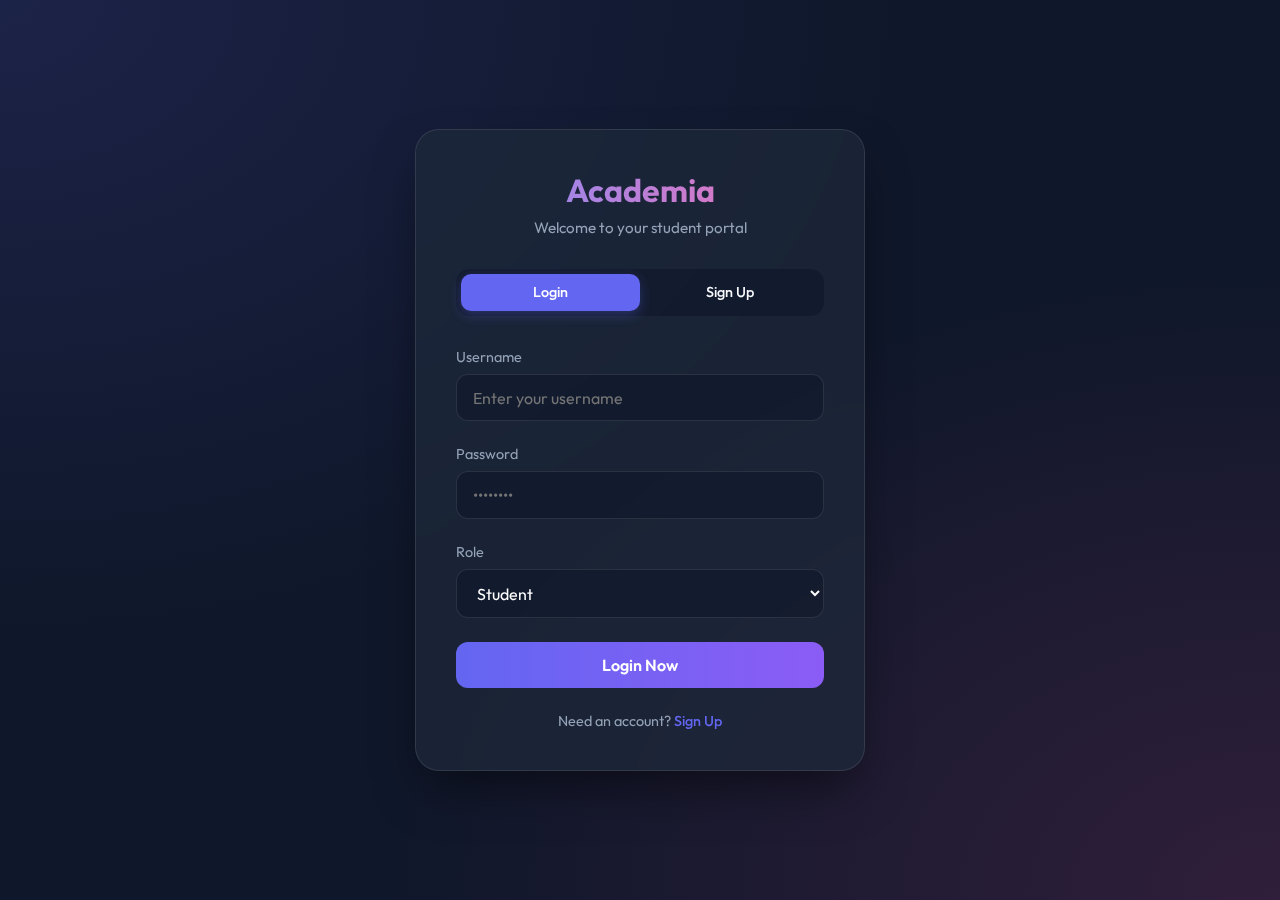
<file: frontend/index.html>
<!DOCTYPE html>
<html lang="en">
<head>
    <meta charset="UTF-8">
    <meta name="viewport" content="width=device-width, initial-scale=1.0">
    <title>Academia | Student Portal</title>
    <link rel="preconnect" href="https://fonts.googleapis.com">
    <link rel="preconnect" href="https://fonts.gstatic.com" crossorigin>
    <link href="https://fonts.googleapis.com/css2?family=Outfit:wght@300;400;500;600;700&display=swap" rel="stylesheet">
    <link rel="stylesheet" href="style.css">
</head>
<body>
    <div class="glass-card animate-fade" id="authContainer">
        <h1 class="title">Academia</h1>
        <p class="subtitle" id="authSubtitle">Welcome to your student portal</p>

        <div class="tabs" id="authTabs">
            <div class="tab active" onclick="showLogin()">Login</div>
            <div class="tab" onclick="showSignup()">Sign Up</div>
        </div>

        <!-- Login Form -->
        <form id="loginForm">
            <div class="form-group">
                <label for="loginUsername">Username</label>
                <input type="text" id="loginUsername" placeholder="Enter your username" required>
            </div>
            <div class="form-group">
                <label for="loginPassword">Password</label>
                <input type="password" id="loginPassword" placeholder="••••••••" required>
            </div>
            <div class="form-group">
                <label for="loginRole">Role</label>
                <select id="loginRole">
                    <option value="student">Student</option>
                    <option value="faculty">Faculty</option>
                </select>
            </div>
            <button type="submit" class="btn btn-primary">Login Now</button>
        </form>

        <!-- Signup Form (Hidden by default) -->
        <form id="signupForm" class="hidden">
            <div class="form-group">
                <label for="signupUsername">Username</label>
                <input type="text" id="signupUsername" placeholder="Choose a username" required>
            </div>
            <div class="form-group">
                <label for="signupPassword">Password</label>
                <input type="password" id="signupPassword" placeholder="Create a password" required>
            </div>
            <div class="form-group">
                <label for="signupConfirm">Confirm Password</label>
                <input type="password" id="signupConfirm" placeholder="Repeat your password" required>
            </div>
            <input type="hidden" id="signupRole" value="student">
            <button type="submit" class="btn btn-primary">Create Account</button>
        </form>

        <div class="footer-link">
            <p id="authToggleText">Need an account? <a href="#" onclick="showSignup()">Sign Up</a></p>
        </div>
    </div>

    <script src="auth.js"></script>
</body>
</html>
</file>
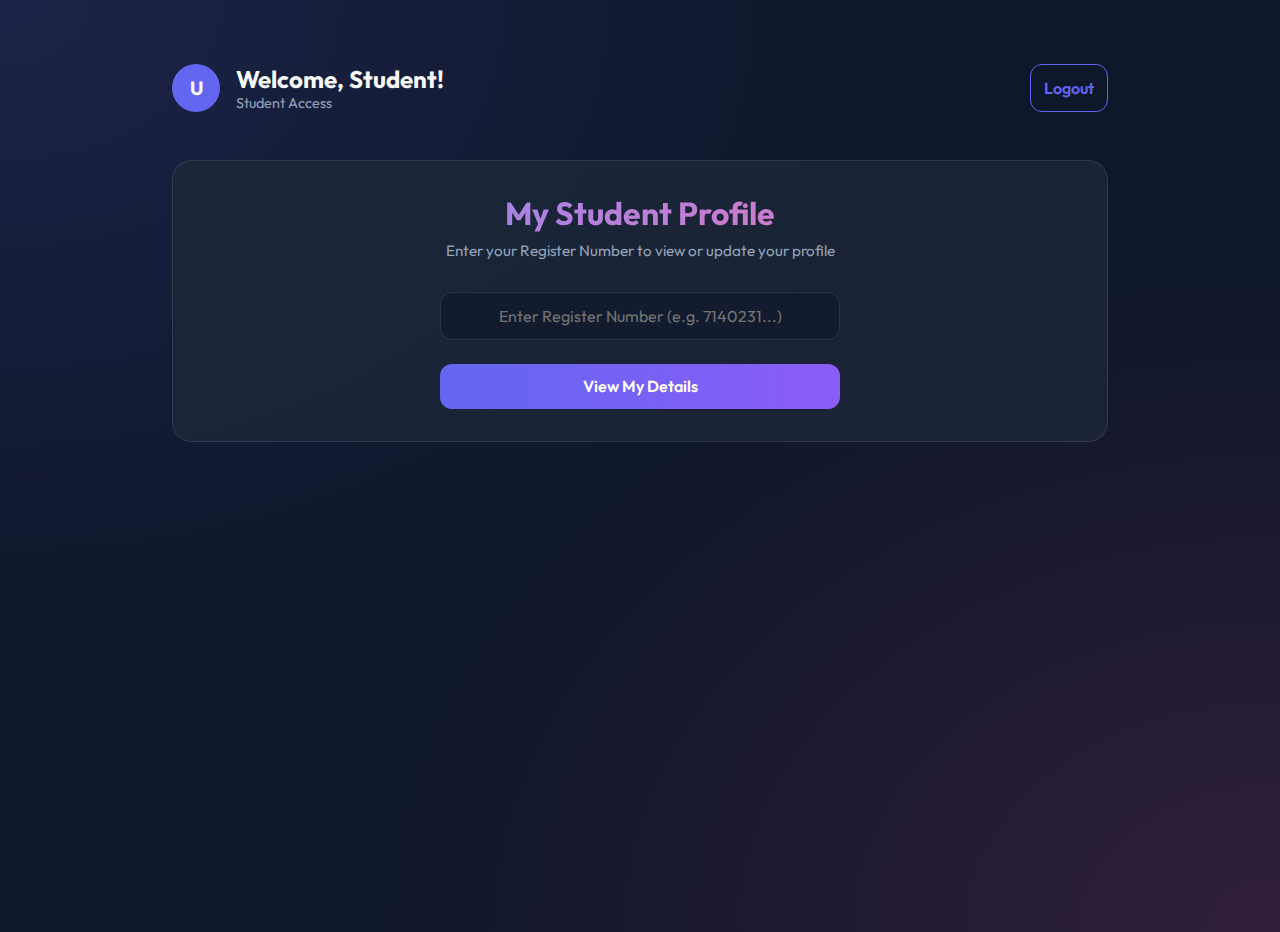
<file: frontend/dashboard.html>
<!DOCTYPE html>
<html lang="en">

<head>
    <meta charset="UTF-8">
    <meta name="viewport" content="width=device-width, initial-scale=1.0">
    <title>Dashboard | Academia</title>
    <link href="https://fonts.googleapis.com/css2?family=Outfit:wght@300;400;500;600;700&display=swap" rel="stylesheet">
    <link rel="stylesheet" href="style.css">
</head>

<body style="display: block;">
    <div class="dashboard-container">
        <header class="header animate-fade">
            <div class="user-profile">
                <div class="avatar" id="avatarTxt">U</div>
                <div>
                    <h2 id="welcomeTxt">Welcome!</h2>
                    <p style="color: var(--text-dim); font-size: 0.9rem;">Student Access</p>
                </div>
            </div>
            <button class="btn btn-outline" style="width: auto; margin: 0;" onclick="logout()">Logout</button>
        </header>

        <section class="search-card animate-fade">
            <h1 class="title">My Student Profile</h1>
            <p class="subtitle">Enter your Register Number to view or update your profile</p>

            <div style="max-width: 400px; margin: 0 auto;">
                <div class="form-group">
                    <input type="text" id="regNoInput" placeholder="Enter Register Number (e.g. 7140231...)"
                        style="text-align: center;">
                </div>
                <button class="btn btn-primary" onclick="checkProfile()">View My Details</button>
            </div>
        </section>

        <!-- No Profile Modal/State -->
        <div id="noProfileMsg" class="hidden text-center animate-fade" style="margin-top: 2rem;">
            <div class="glass-card" style="max-width: 100%;">
                <p>No profile data found for this register number.</p>
                <button class="btn btn-primary" style="margin-top: 1rem;" onclick="redirectToProfile('create')">Create /
                    Store My Details</button>
            </div>
        </div>
    </div>

    <script>
        document.getElementById('welcomeTxt').innerText = `Welcome, ${localStorage.getItem('username') || 'Student'}!`;
        document.getElementById('avatarTxt').innerText = (localStorage.getItem('username') || 'U')[0].toUpperCase();

        async function checkProfile() {
            const regNo = document.getElementById('regNoInput').value;
            if (!regNo) {
                alert("Please enter a register number");
                return;
            }

            localStorage.setItem('tempRegNo', regNo);

            try {
                const response = await fetch(`http://127.0.0.1:8000/student/profile/${regNo}`);
                if (response.ok) {
                    // Profile exists
                    window.location.href = `profile.html?reg=${regNo}`;
                } else if (response.status === 404) {
                    // Profile doesn't exist
                    document.getElementById('noProfileMsg').classList.remove('hidden');
                } else {
                    alert("Error checking profile");
                }
            } catch (err) {
                alert("Server error connecting to backend");
            }
        }

        function redirectToProfile(mode) {
            const regNo = localStorage.getItem('tempRegNo');
            window.location.href = `profile.html?reg=${regNo}&mode=${mode}`;
        }

        function logout() {
            localStorage.clear();
            window.location.href = "index.html";
        }
    </script>
</body>

</html>
</file>
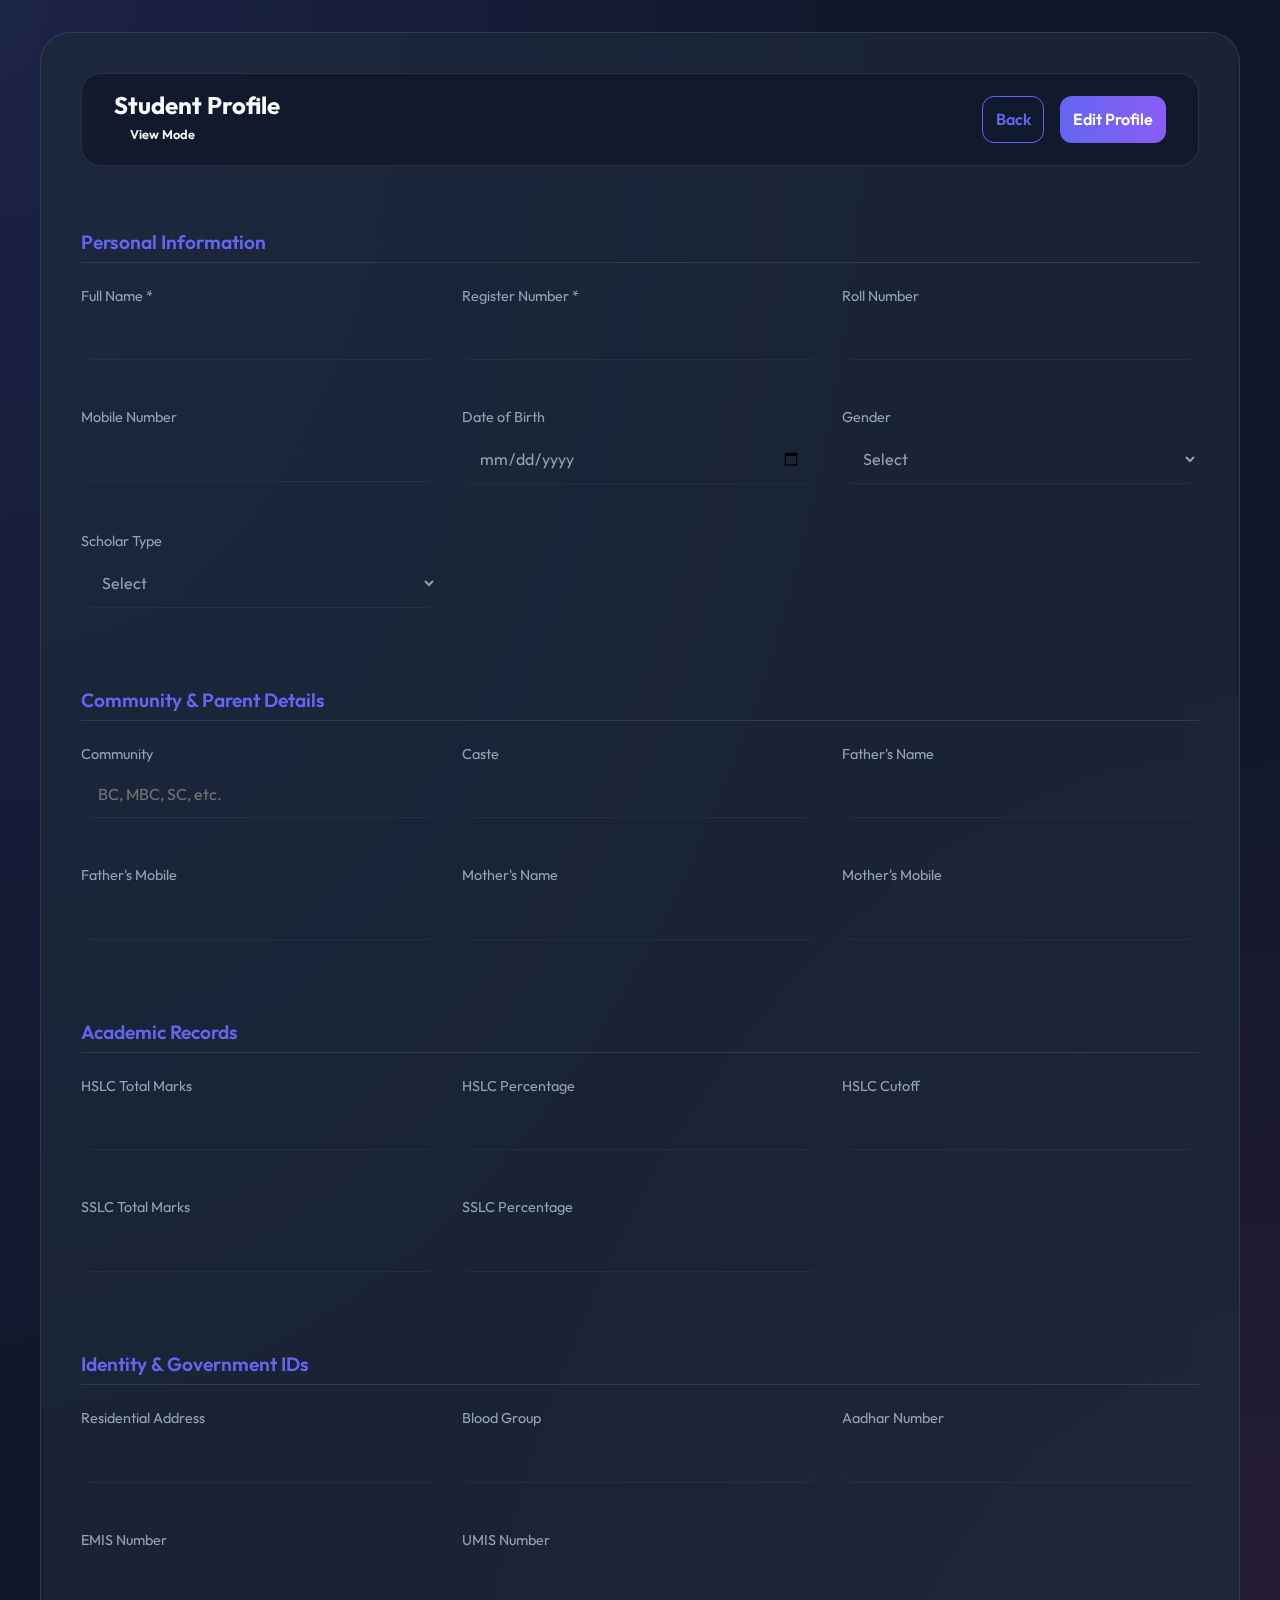
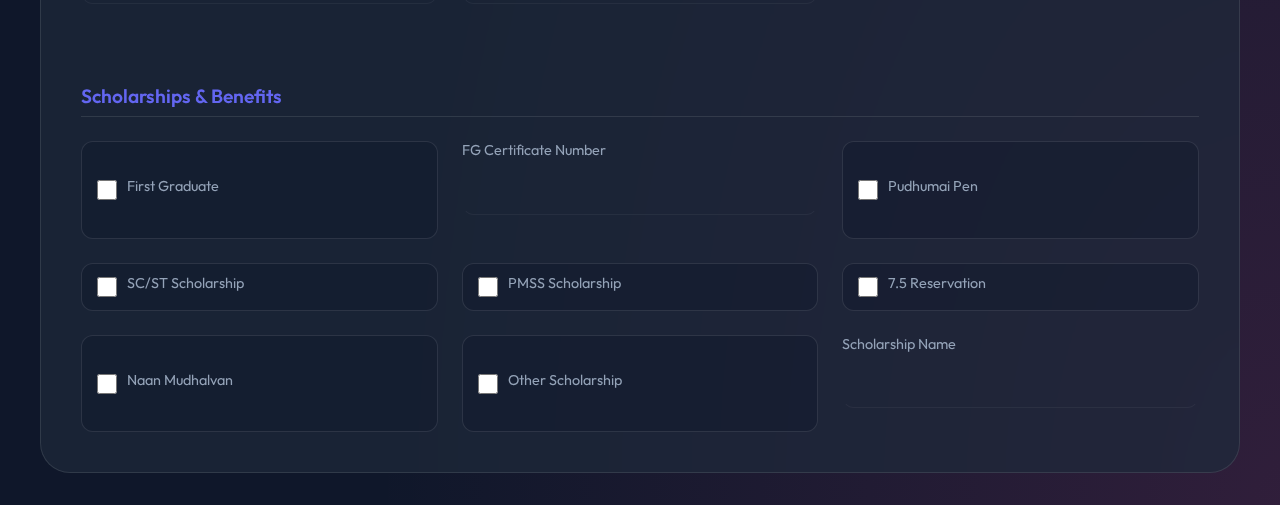
<file: frontend/profile.html>
<!DOCTYPE html>
<html lang="en">

<head>
    <meta charset="UTF-8">
    <meta name="viewport" content="width=device-width, initial-scale=1.0">
    <title>Student Profile | Academia</title>
    <link href="https://fonts.googleapis.com/css2?family=Outfit:wght@300;400;500;600;700&display=swap" rel="stylesheet">
    <link rel="stylesheet" href="style.css">
    <style>
        .profile-form-container {
            max-width: 1200px;
            width: 95%;
            margin: 2rem auto;
            padding: 2.5rem;
            background: var(--bg-card);
            border-radius: 30px;
            border: 1px solid var(--glass-border);
            backdrop-filter: blur(20px);
        }

        .readonly input,
        .readonly select {
            background: transparent;
            border: 1px solid transparent;
            border-bottom: 1px solid rgba(255, 255, 255, 0.05);
            pointer-events: none;
            color: var(--text-dim);
        }

        .action-bar {
            position: sticky;
            top: 1rem;
            background: rgba(15, 23, 42, 0.8);
            backdrop-filter: blur(10px);
            padding: 1rem 2rem;
            border-radius: 20px;
            display: flex;
            justify-content: space-between;
            align-items: center;
            margin-bottom: 2rem;
            z-index: 100;
            border: 1px solid var(--glass-border);
        }

        .badge {
            padding: 0.4rem 1rem;
            border-radius: 20px;
            font-size: 0.8rem;
            font-weight: 600;
        }

        .badge-new {
            background: rgba(34, 197, 94, 0.2);
            color: #4ade80;
            border: 1px solid #22c55e;
        }

        .badge-view {
            background: rgba(99, 102, 241, 0.2);
            color: #818cf8;
            border: 1px solid #6366f1;
        }

        .checkbox-group {
            display: flex;
            align-items: center;
            gap: 10px;
            background: rgba(15, 23, 42, 0.4);
            padding: 10px 15px;
            border-radius: 12px;
            border: 1px solid var(--glass-border);
        }

        .checkbox-group input {
            width: 20px;
            height: 20px;
            cursor: pointer;
        }
    </style>
</head>

<body style="display: block;">
    <div class="profile-form-container animate-fade">
        <div class="action-bar">
            <div>
                <h2 id="pageTitle" style="margin: 0;">Student Profile</h2>
                <div id="modeBadge" class="badge">View Mode</div>
            </div>
            <div style="display: flex; gap: 1rem;">
                <button class="btn btn-outline" style="width: auto; margin: 0;"
                    onclick="window.location.href='dashboard.html'">Back</button>
                <button id="editBtn" class="btn btn-primary" style="width: auto; margin: 0;" onclick="enableEdit()">Edit
                    Profile</button>
                <button id="saveBtn" class="btn btn-primary hidden" style="width: auto; margin: 0; background: #22c55e;"
                    onclick="saveProfile()">Save Profile</button>
            </div>
        </div>

        <form id="profileForm" class="readonly">
            <div class="profile-grid">
                <h3 class="section-title">Personal Information</h3>
                <div class="form-group">
                    <label>Full Name *</label>
                    <input type="text" id="name" required>
                </div>
                <div class="form-group">
                    <label>Register Number *</label>
                    <input type="text" id="register_no" required>
                </div>
                <div class="form-group">
                    <label>Roll Number</label>
                    <input type="text" id="roll_no">
                </div>
                <div class="form-group">
                    <label>Mobile Number</label>
                    <input type="text" id="mobile_no">
                </div>
                <div class="form-group">
                    <label>Date of Birth</label>
                    <input type="date" id="date_of_birth">
                </div>
                <div class="form-group">
                    <label>Gender</label>
                    <select id="gender">
                        <option value="">Select</option>
                        <option value="Male">Male</option>
                        <option value="Female">Female</option>
                    </select>
                </div>
                <div class="form-group">
                    <label>Scholar Type</label>
                    <select id="scholar_type">
                        <option value="">Select</option>
                        <option value="Day Scholar">Day Scholar</option>
                        <option value="Hosteller">Hosteller</option>
                    </select>
                </div>

                <h3 class="section-title">Community & Parent Details</h3>
                <div class="form-group">
                    <label>Community</label>
                    <input type="text" id="community" placeholder="BC, MBC, SC, etc.">
                </div>
                <div class="form-group">
                    <label>Caste</label>
                    <input type="text" id="caste">
                </div>
                <div class="form-group">
                    <label>Father's Name</label>
                    <input type="text" id="father_name">
                </div>
                <div class="form-group">
                    <label>Father's Mobile</label>
                    <input type="text" id="father_mobile_no">
                </div>
                <div class="form-group">
                    <label>Mother's Name</label>
                    <input type="text" id="mother_name">
                </div>
                <div class="form-group">
                    <label>Mother's Mobile</label>
                    <input type="text" id="mother_mobile_no">
                </div>

                <h3 class="section-title">Academic Records</h3>
                <div class="form-group">
                    <label>HSLC Total Marks</label>
                    <input type="text" id="hslc_total_marks">
                </div>
                <div class="form-group">
                    <label>HSLC Percentage</label>
                    <input type="text" id="hslc_percentage">
                </div>
                <div class="form-group">
                    <label>HSLC Cutoff</label>
                    <input type="text" id="hslc_cutoff_marks">
                </div>
                <div class="form-group">
                    <label>SSLC Total Marks</label>
                    <input type="text" id="sslc_total_marks">
                </div>
                <div class="form-group">
                    <label>SSLC Percentage</label>
                    <input type="text" id="sslc_percentage">
                </div>

                <h3 class="section-title">Identity & Government IDs</h3>
                <div class="form-group">
                    <label>Residential Address</label>
                    <input type="text" id="residential_address">
                </div>
                <div class="form-group">
                    <label>Blood Group</label>
                    <input type="text" id="blood_group">
                </div>
                <div class="form-group">
                    <label>Aadhar Number</label>
                    <input type="text" id="aadhar_number">
                </div>
                <div class="form-group">
                    <label>EMIS Number</label>
                    <input type="text" id="emis_number">
                </div>
                <div class="form-group">
                    <label>UMIS Number</label>
                    <input type="text" id="umis_number">
                </div>

                <h3 class="section-title">Scholarships & Benefits</h3>
                <div class="checkbox-group">
                    <input type="checkbox" id="first_graduate">
                    <label for="first_graduate">First Graduate</label>
                </div>
                <div class="form-group">
                    <label>FG Certificate Number</label>
                    <input type="text" id="first_graduate_certificate_number">
                </div>
                <div class="checkbox-group">
                    <input type="checkbox" id="pudhumai_pen">
                    <label for="pudhumai_pen">Pudhumai Pen</label>
                </div>
                <div class="checkbox-group">
                    <input type="checkbox" id="sc_st_scholarship">
                    <label for="sc_st_scholarship">SC/ST Scholarship</label>
                </div>
                <div class="checkbox-group">
                    <input type="checkbox" id="pmss_scholarship">
                    <label for="pmss_scholarship">PMSS Scholarship</label>
                </div>
                <div class="checkbox-group">
                    <input type="checkbox" id="category_7_5_scholarship">
                    <label for="category_7_5_scholarship">7.5 Reservation</label>
                </div>
                <div class="checkbox-group">
                    <input type="checkbox" id="mudhalvan_scholarship">
                    <label for="mudhalvan_scholarship">Naan Mudhalvan</label>
                </div>
                <div class="checkbox-group">
                    <input type="checkbox" id="other_scholarship">
                    <label for="other_scholarship">Other Scholarship</label>
                </div>
                <div class="form-group">
                    <label>Scholarship Name</label>
                    <input type="text" id="other_scholarship_name">
                </div>

            </div>
        </form>
    </div>

    <script>
        const API_URL = "http://127.0.0.1:8000";
        const urlParams = new URLSearchParams(window.location.search);
        const regNo = urlParams.get('reg');
        const mode = urlParams.get('mode'); // 'create' or null

        window.onload = async () => {
            if (regNo) document.getElementById('register_no').value = regNo;

            if (mode === 'create') {
                enableEdit();
                document.getElementById('modeBadge').innerText = "Create Mode";
                document.getElementById('modeBadge').className = "badge badge-new";
                document.getElementById('editBtn').classList.add('hidden');
            } else {
                await loadProfile();
            }
        };

        async function loadProfile() {
            try {
                const response = await fetch(`${API_URL}/student/profile/${regNo}`);
                if (response.ok) {
                    const data = await response.json();

                    // Fill text/select fields
                    Object.keys(data).forEach(key => {
                        const el = document.getElementById(key);
                        if (el) {
                            if (el.type === 'checkbox') {
                                el.checked = data[key];
                            } else {
                                el.value = data[key] || "";
                            }
                        }
                    });

                    document.getElementById('modeBadge').innerText = "View Mode";
                    document.getElementById('modeBadge').className = "badge badge-view";
                }
            } catch (err) {
                console.error("Error loading profile", err);
            }
        }

        function enableEdit() {
            document.getElementById('profileForm').classList.remove('readonly');
            document.getElementById('editBtn').classList.add('hidden');
            document.getElementById('saveBtn').classList.remove('hidden');
            document.getElementById('modeBadge').innerText = "Edit Mode";
            document.getElementById('register_no').style.pointerEvents = 'none'; // Lock register number
        }

        async function saveProfile() {
            const form = document.getElementById('profileForm');
            const formData = {};

            // Collect data from all inputs
            form.querySelectorAll('input, select').forEach(el => {
                if (el.id) {
                    if (el.type === 'checkbox') {
                        formData[el.id] = el.checked;
                    } else if (el.value !== "") {
                        formData[el.id] = el.value;
                    }
                }
            });

            const method = (mode === 'create') ? 'POST' : 'PUT';
            const endpoint = (mode === 'create') ? `${API_URL}/student/profile` : `${API_URL}/student/profile/${regNo}`;

            // Build query params for simplicity as per current backend structure
            const queryParams = new URLSearchParams(formData).toString();

            try {
                const response = await fetch(`${endpoint}?${queryParams}`, {
                    method: method
                });

                if (response.ok) {
                    alert("Profile saved successfully!");
                    window.location.href = `profile.html?reg=${formData.register_no}`;
                } else {
                    const err = await response.json();
                    alert("Error saving: " + JSON.stringify(err.detail));
                }
            } catch (err) {
                alert("Server error connecting to backend");
            }
        }
    </script>
</body>

</html>
</file>
<file: frontend/style.css>
:root {
    --primary: #6366f1;
    --primary-hover: #4f46e5;
    --secondary: #ec4899;
    --accent: #8b5cf6;
    --bg-dark: #0f172a;
    --bg-card: rgba(30, 41, 59, 0.7);
    --text-main: #f8fafc;
    --text-dim: #94a3b8;
    --glass-border: rgba(255, 255, 255, 0.1);
    --glass-grad: linear-gradient(135deg, rgba(255, 255, 255, 0.1), rgba(255, 255, 255, 0.05));
}

* {
    margin: 0;
    padding: 0;
    box-sizing: border-box;
    font-family: 'Outfit', 'Inter', sans-serif;
}

body {
    background-color: var(--bg-dark);
    background-image:
        radial-gradient(at 0% 0%, rgba(99, 102, 241, 0.15) 0px, transparent 50%),
        radial-gradient(at 100% 100%, rgba(236, 72, 153, 0.15) 0px, transparent 50%);
    color: var(--text-main);
    min-height: 100vh;
    display: flex;
    justify-content: center;
    align-items: center;
    overflow-x: hidden;
}

.glass-card {
    background: var(--bg-card);
    -webkit-backdrop-filter: blur(12px);
    backdrop-filter: blur(12px);
    border: 1px solid var(--glass-border);
    border-radius: 24px;
    padding: 2.5rem;
    box-shadow: 0 25px 50px -12px rgba(0, 0, 0, 0.5);
    width: 100%;
    max-width: 450px;
    transition: transform 0.3s ease, box-shadow 0.3s ease;
}

.glass-card:hover {
    transform: translateY(-5px);
    box-shadow: 0 30px 60px -12px rgba(99, 102, 241, 0.2);
}

.title {
    font-size: 2rem;
    font-weight: 700;
    margin-bottom: 0.5rem;
    text-align: center;
    background: linear-gradient(to right, #818cf8, #f472b6);
    background-clip: text;
    -webkit-background-clip: text;
    -webkit-text-fill-color: transparent;
}

.subtitle {
    color: var(--text-dim);
    text-align: center;
    margin-bottom: 2rem;
    font-size: 0.95rem;
}

.form-group {
    margin-bottom: 1.5rem;
}

label {
    display: block;
    margin-bottom: 0.5rem;
    font-size: 0.9rem;
    color: var(--text-dim);
}

input,
select {
    width: 100%;
    padding: 0.8rem 1rem;
    background: rgba(15, 23, 42, 0.6);
    border: 1px solid var(--glass-border);
    border-radius: 12px;
    color: white;
    font-size: 1rem;
    outline: none;
    transition: all 0.2s;
}

input:focus,
select:focus {
    border-color: var(--primary);
    box-shadow: 0 0 0 4px rgba(99, 102, 241, 0.2);
}

.btn {
    width: 100%;
    padding: 0.8rem;
    border: none;
    border-radius: 12px;
    font-size: 1rem;
    font-weight: 600;
    cursor: pointer;
    transition: all 0.2s;
    display: flex;
    justify-content: center;
    align-items: center;
    gap: 0.5rem;
}

.btn-primary {
    background: linear-gradient(to right, var(--primary), var(--accent));
    color: white;
}

.btn-primary:hover {
    filter: brightness(1.1);
    transform: scale(1.02);
}

.btn-outline {
    background: transparent;
    border: 1px solid var(--primary);
    color: var(--primary);
    margin-top: 1rem;
}

.btn-outline:hover {
    background: rgba(99, 102, 241, 0.1);
}

.tabs {
    display: flex;
    background: rgba(15, 23, 42, 0.6);
    padding: 0.3rem;
    border-radius: 14px;
    margin-bottom: 2rem;
}

.tab {
    flex: 1;
    text-align: center;
    padding: 0.6rem;
    border-radius: 10px;
    cursor: pointer;
    font-size: 0.9rem;
    font-weight: 500;
    transition: all 0.2s;
}

.tab.active {
    background: var(--primary);
    color: white;
    box-shadow: 0 4px 12px rgba(99, 102, 241, 0.3);
}

.footer-link {
    text-align: center;
    margin-top: 1.5rem;
    font-size: 0.9rem;
    color: var(--text-dim);
}

.footer-link a {
    color: var(--primary);
    text-decoration: none;
    font-weight: 500;
}

.footer-link a:hover {
    text-decoration: underline;
}

/* Dashboard Specific */
.dashboard-container {
    max-width: 1000px;
    width: 90%;
    padding: 2rem;
    margin: 2rem auto;
}

.header {
    display: flex;
    justify-content: space-between;
    align-items: center;
    margin-bottom: 3rem;
}

.user-profile {
    display: flex;
    align-items: center;
    gap: 1rem;
}

.avatar {
    width: 48px;
    height: 48px;
    background: var(--primary);
    border-radius: 50%;
    display: flex;
    justify-content: center;
    align-items: center;
    font-weight: 700;
    font-size: 1.2rem;
}

/* Search Box */
.search-card {
    background: var(--bg-card);
    border: 1px solid var(--glass-border);
    border-radius: 20px;
    padding: 2rem;
    text-align: center;
}

/* Grid Layout for Profile Form */
.profile-grid {
    display: grid;
    grid-template-columns: repeat(auto-fill, minmax(280px, 1fr));
    gap: 1.5rem;
    margin-top: 2rem;
}

.section-title {
    grid-column: 1 / -1;
    margin-top: 2rem;
    padding-bottom: 0.5rem;
    border-bottom: 1px solid var(--glass-border);
    color: var(--primary);
    font-size: 1.2rem;
    font-weight: 600;
}

/* Utility */
.hidden {
    display: none;
}

.text-center {
    text-align: center;
}

@keyframes fadeIn {
    from {
        opacity: 0;
        transform: translateY(10px);
    }

    to {
        opacity: 1;
        transform: translateY(0);
    }
}

.animate-fade {
    animation: fadeIn 0.4s ease forwards;
}
</file>
